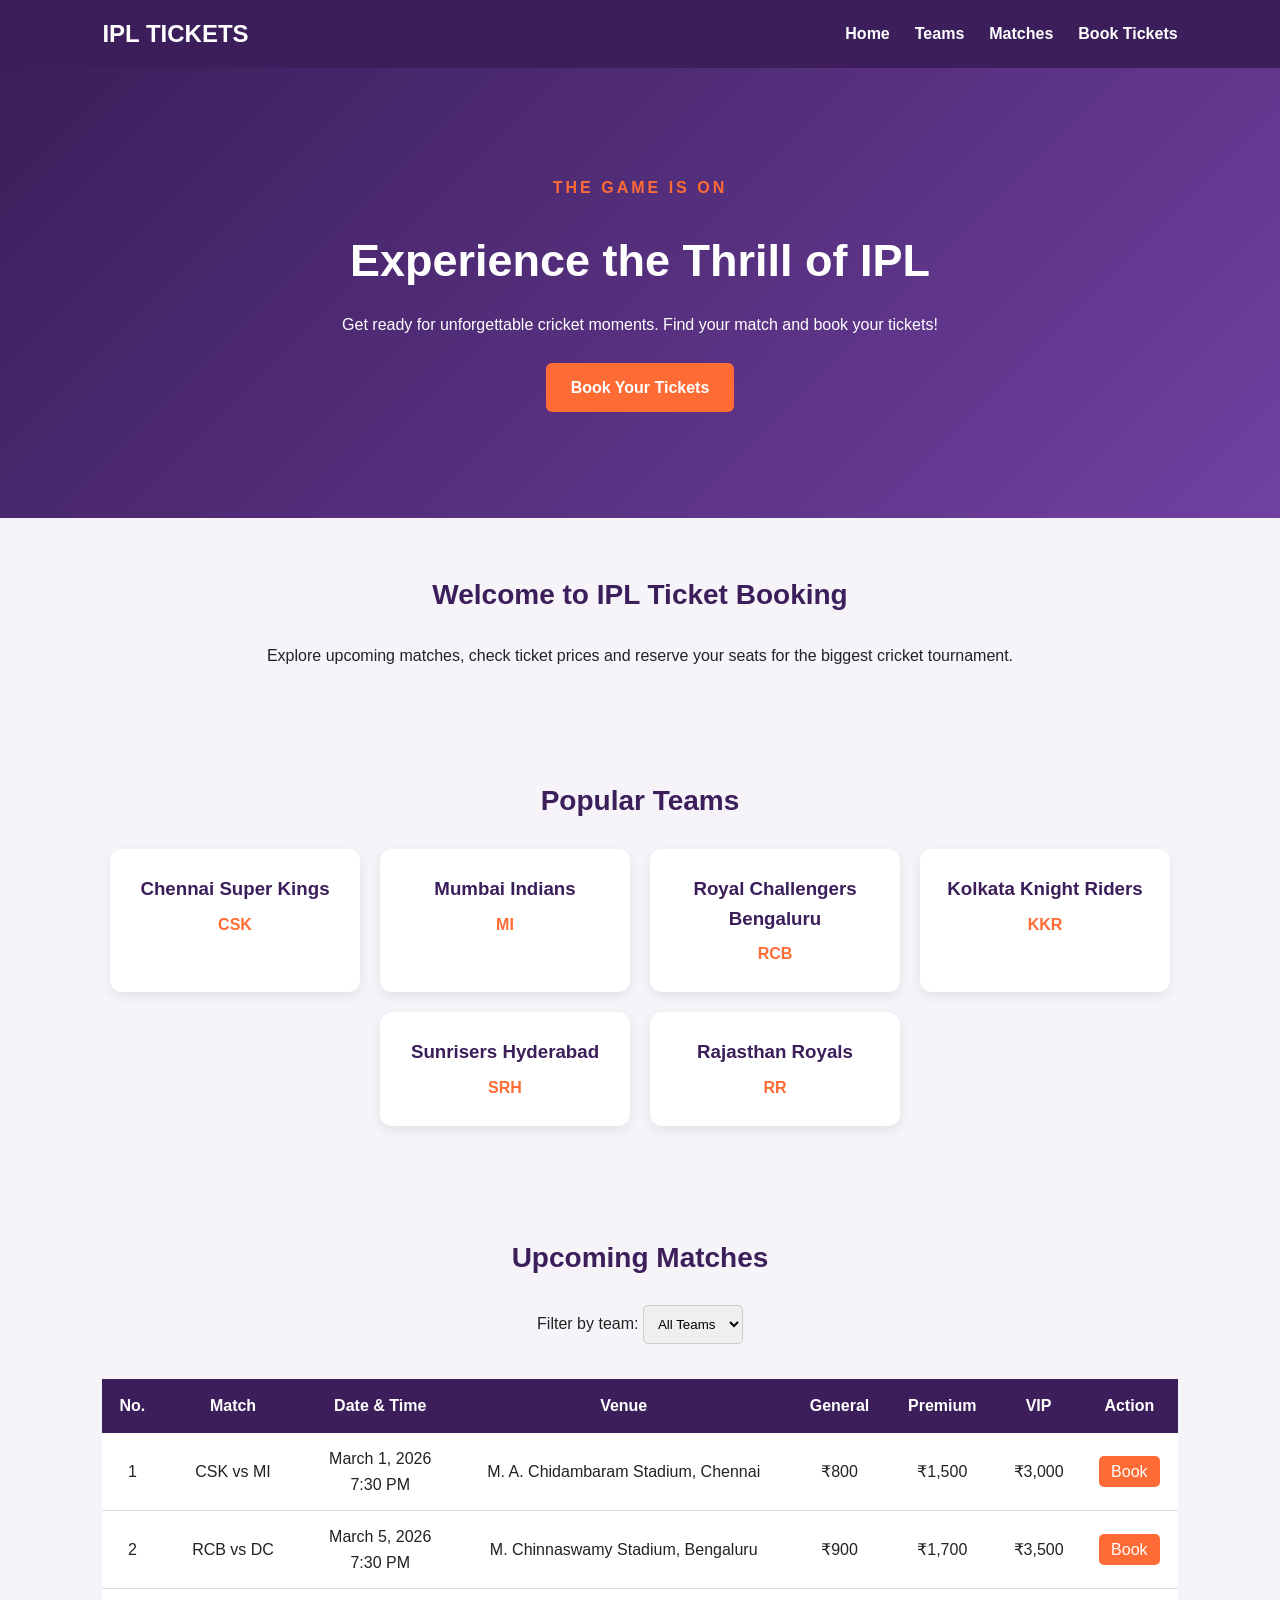
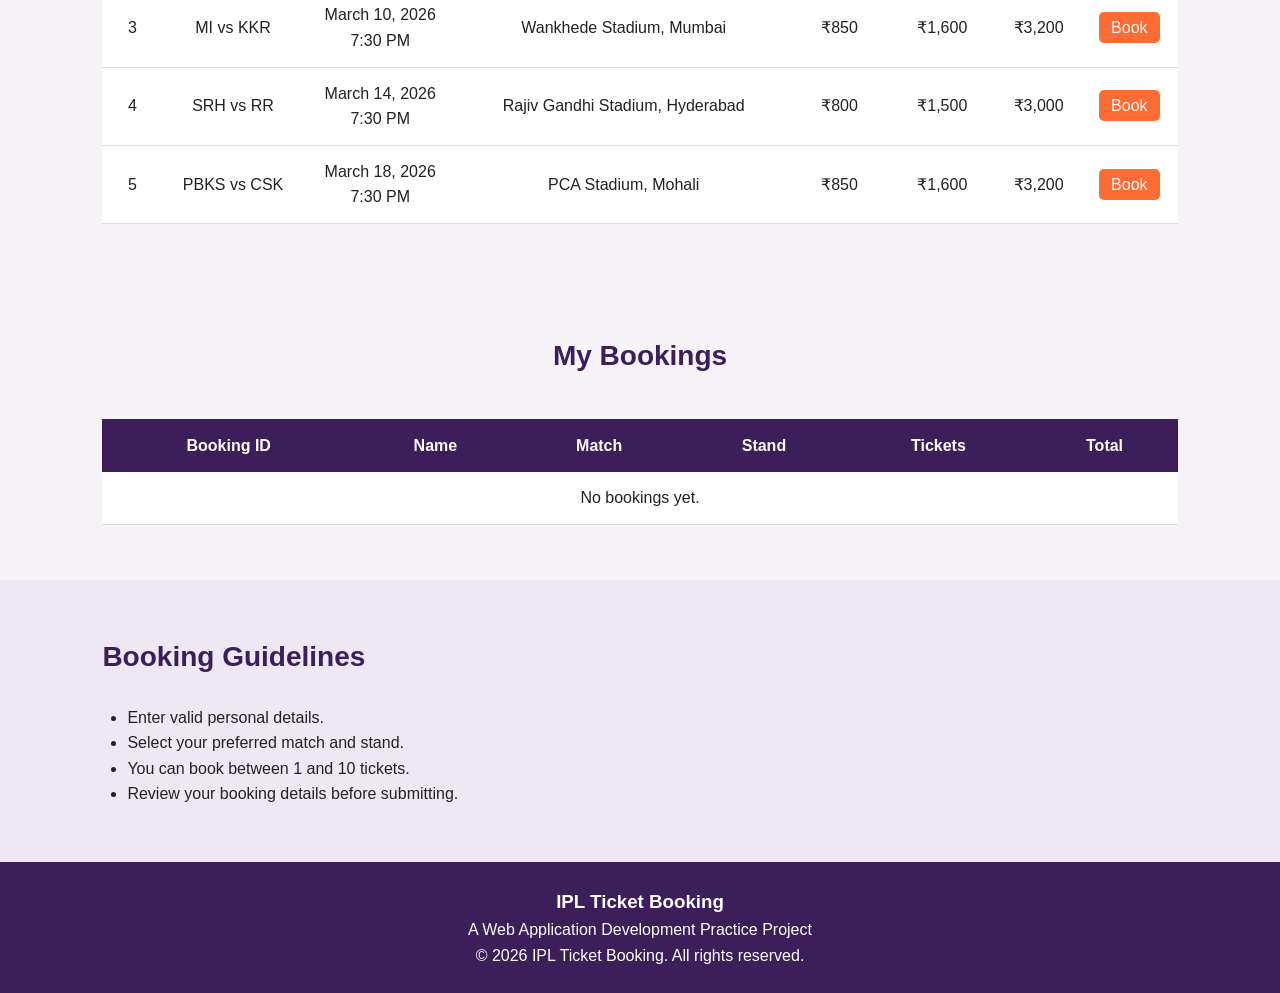
<file: index.html>
<!DOCTYPE html>
<html lang="en">
<head>
    <meta charset="UTF-8">
    <meta name="viewport" content="width=device-width, initial-scale=1.0">
    <title>IPL Ticket Booking</title>
    <link rel="stylesheet" href="css/style.css">
    <script src="js/app.js" defer></script>
</head>

<body>

    <!-- Navigation Bar -->
    <header>
        <nav>
            <h2 class="logo">IPL TICKETS</h2>

            <ul>
                <li><a href="#home">Home</a></li>
                <li><a href="#teams">Teams</a></li>
                <li><a href="#matches">Matches</a></li>
                <li><a href="booking.html">Book Tickets</a></li>
            </ul>
        </nav>
    </header>

    <!-- Hero Section -->
    <section id="home" class="hero">
        <div class="hero-content">
            <p class="hero-tag">THE GAME IS ON</p>
            <h1>Experience the Thrill of IPL</h1>
            <p>Get ready for unforgettable cricket moments.
               Find your match and book your tickets!</p>

            <a href="booking.html" class="btn">Book Your Tickets</a>
        </div>
    </section>

    <!-- About Section -->
    <section class="section">
        <h2>Welcome to IPL Ticket Booking</h2>
        <p>
            Explore upcoming matches, check ticket prices
            and reserve your seats for the biggest cricket
            tournament.
        </p>
    </section>

    <!-- Teams Section -->
    <section id="teams" class="section">
        <h2>Popular Teams</h2>

        <div class="card-container">
            <div class="team-card">
                <h3>Chennai Super Kings</h3>
                <p>CSK</p>
            </div>

            <div class="team-card">
                <h3>Mumbai Indians</h3>
                <p>MI</p>
            </div>

            <div class="team-card">
                <h3>Royal Challengers Bengaluru</h3>
                <p>RCB</p>
            </div>

            <div class="team-card">
                <h3>Kolkata Knight Riders</h3>
                <p>KKR</p>
            </div>

            <div class="team-card">
                <h3>Sunrisers Hyderabad</h3>
                <p>SRH</p>
            </div>

            <div class="team-card">
                <h3>Rajasthan Royals</h3>
                <p>RR</p>
            </div>
        </div>
    </section>

    <!-- Match Schedule -->
    <section id="matches" class="section">
        <h2>Upcoming Matches</h2>

        <label for="team-filter">Filter by team:</label>

        <select id="team-filter">
            <option value="all">All Teams</option>
            <option value="CSK">CSK</option>
            <option value="MI">MI</option>
            <option value="RCB">RCB</option>
            <option value="DC">DC</option>
            <option value="KKR">KKR</option>
            <option value="SRH">SRH</option>
            <option value="RR">RR</option>
            <option value="PBKS">PBKS</option>
        </select>

        <div class="table-container">
            <table>
                <thead>
                    <tr>
                        <th>No.</th>
                        <th>Match</th>
                        <th>Date & Time</th>
                        <th>Venue</th>
                        <th>General</th>
                        <th>Premium</th>
                        <th>VIP</th>
                        <th>Action</th>
                    </tr>
                </thead>

                <tbody id="match-table-body">
                    <!-- Match information added using JavaScript -->
                </tbody>
            </table>
        </div>
    </section>

    <!-- My Bookings -->
    <section class="section">
        <h2>My Bookings</h2>

        <div class="table-container">
            <table>
                <thead>
                    <tr>
                        <th>Booking ID</th>
                        <th>Name</th>
                        <th>Match</th>
                        <th>Stand</th>
                        <th>Tickets</th>
                        <th>Total</th>
                    </tr>
                </thead>

                <tbody id="my-bookings-body">
                    <!-- Saved bookings displayed using JavaScript -->
                </tbody>
            </table>
        </div>
    </section>

    <!-- Guidelines -->
    <section class="section guidelines">
        <h2>Booking Guidelines</h2>

        <ul>
            <li>Enter valid personal details.</li>
            <li>Select your preferred match and stand.</li>
            <li>You can book between 1 and 10 tickets.</li>
            <li>Review your booking details before submitting.</li>
        </ul>
    </section>

    <!-- Footer -->
    <footer>
        <h3>IPL Ticket Booking</h3>
        <p>A Web Application Development Practice Project</p>
        <p>&copy; 2026 IPL Ticket Booking. All rights reserved.</p>
    </footer>

</body>
</html>
</file>
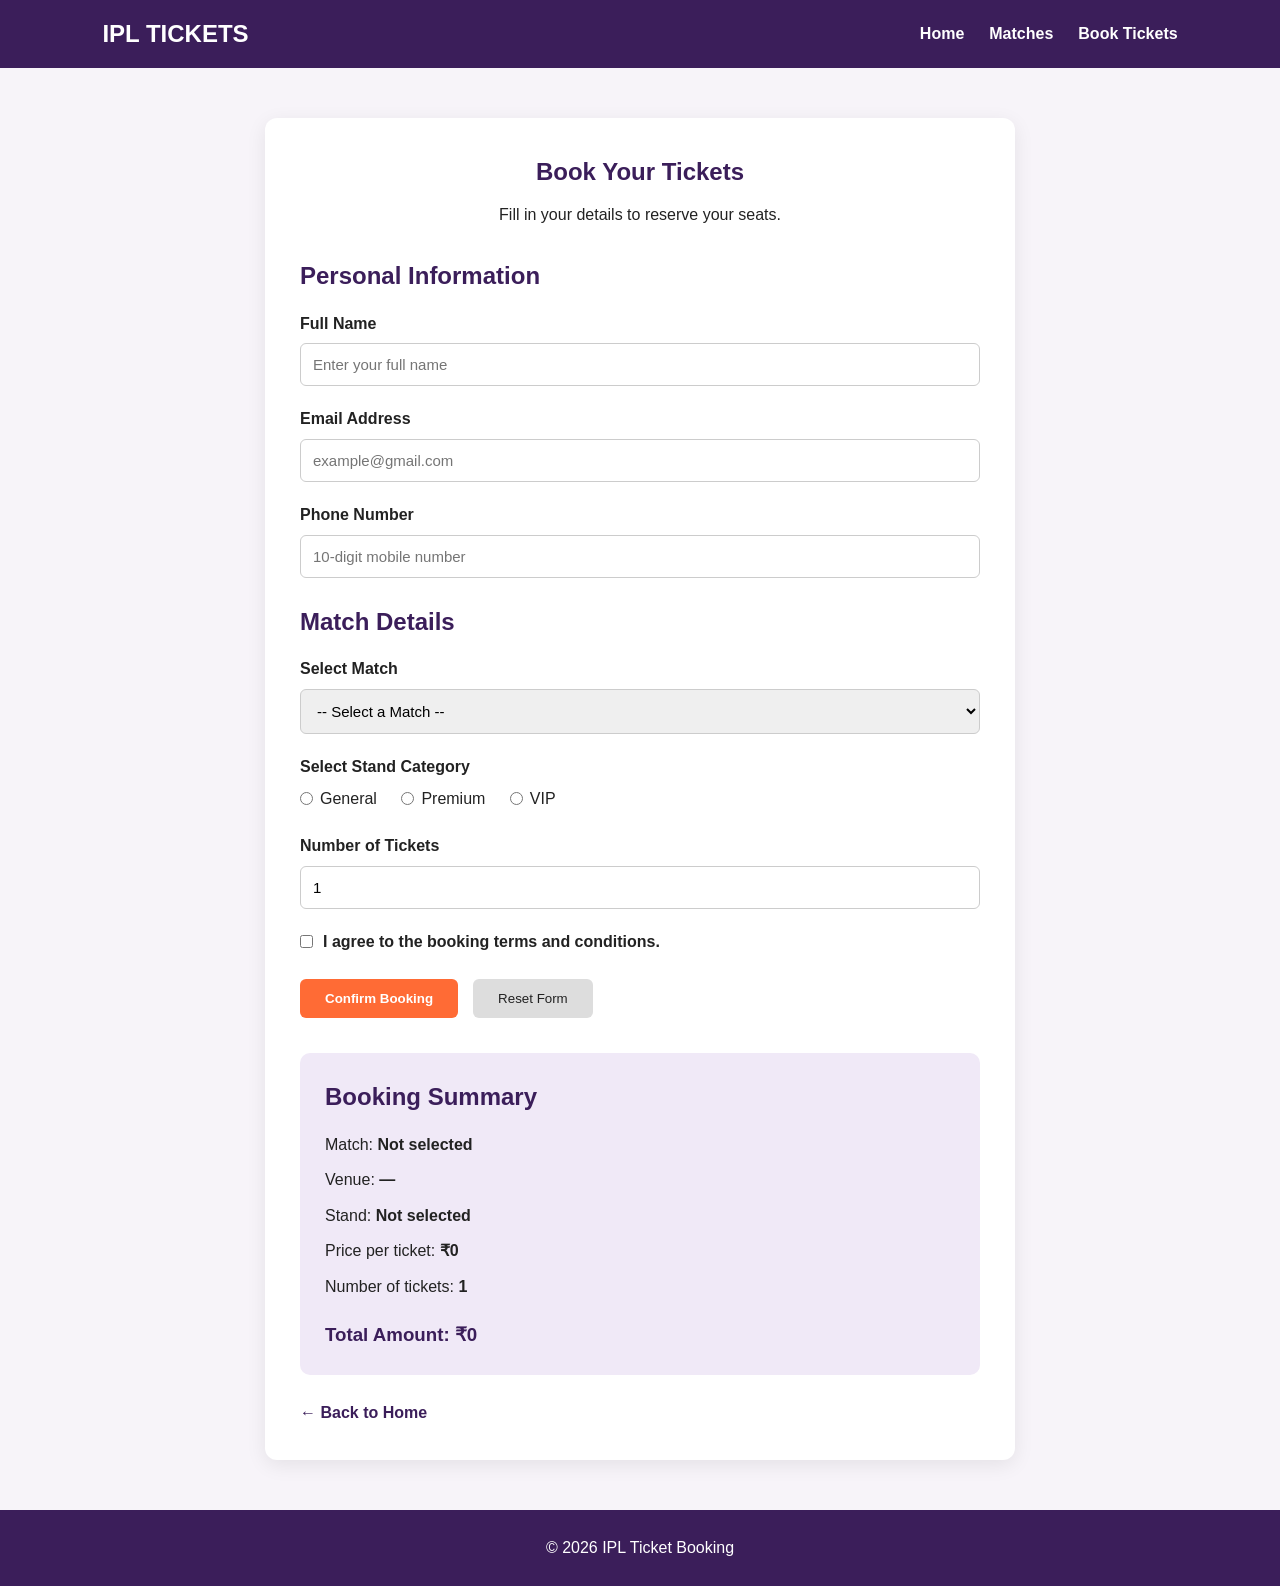
<file: booking.html>
<!DOCTYPE html>
<html lang="en">
<head>
    <meta charset="UTF-8">
    <meta name="viewport" content="width=device-width, initial-scale=1.0">
    <title>Book Your Tickets</title>
    <link rel="stylesheet" href="css/style.css">
    <script src="js/app.js" defer></script>
</head>

<body>

    <!-- Navigation -->
    <header>
        <nav>
            <h2 class="logo">IPL TICKETS</h2>

            <ul>
                <li><a href="index.html">Home</a></li>
                <li><a href="index.html#matches">Matches</a></li>
                <li><a href="booking.html">Book Tickets</a></li>
            </ul>
        </nav>
    </header>

    <!-- Booking Section -->
    <section class="booking-section">

        <div class="booking-container">

            <h1>Book Your Tickets</h1>
            <p class="booking-intro">
                Fill in your details to reserve your seats.
            </p>

            <form id="ticket-form">

                <!-- Personal Information -->
                <h2>Personal Information</h2>

                <div class="form-group">
                    <label for="name">Full Name</label>
                    <input
                        type="text"
                        id="name"
                        name="name"
                        placeholder="Enter your full name"
                        minlength="2"
                        maxlength="50"
                        required>
                </div>

                <div class="form-group">
                    <label for="email">Email Address</label>
                    <input
                        type="email"
                        id="email"
                        name="email"
                        placeholder="example@gmail.com"
                        maxlength="100"
                        required>
                </div>

                <div class="form-group">
                    <label for="phone">Phone Number</label>
                    <input
                        type="tel"
                        id="phone"
                        name="phone"
                        placeholder="10-digit mobile number"
                        pattern="[6-9][0-9]{9}"
                        minlength="10"
                        maxlength="10"
                        required>
                </div>

                <!-- Match Selection -->
                <h2>Match Details</h2>

                <div class="form-group">
                    <label for="match-select">Select Match</label>

                    <select id="match-select" name="match" required>
                        <option value="">-- Select a Match --</option>
                    </select>
                </div>

                <!-- Stand Selection -->
                <div class="form-group">
                    <label>Select Stand Category</label>

                    <div class="radio-option">
                        <input
                            type="radio"
                            id="general"
                            name="stand"
                            value="General"
                            required>
                        <label for="general">General</label>
                    </div>

                    <div class="radio-option">
                        <input
                            type="radio"
                            id="premium"
                            name="stand"
                            value="Premium">
                        <label for="premium">Premium</label>
                    </div>

                    <div class="radio-option">
                        <input
                            type="radio"
                            id="vip"
                            name="stand"
                            value="VIP">
                        <label for="vip">VIP</label>
                    </div>
                </div>

                <!-- Number of Tickets -->
                <div class="form-group">
                    <label for="quantity">Number of Tickets</label>

                    <input
                        type="number"
                        id="quantity"
                        name="quantity"
                        min="1"
                        max="10"
                        value="1"
                        required>
                </div>

                <!-- Terms -->
                <div class="form-group checkbox-option">
                    <input
                        type="checkbox"
                        id="terms"
                        name="terms"
                        required>

                    <label for="terms">
                        I agree to the booking terms and conditions.
                    </label>
                </div>

                <!-- Buttons -->
                <div class="button-group">
                    <button type="submit" class="btn">Confirm Booking</button>
                    <button type="reset" class="reset-btn">Reset Form</button>
                </div>

                <p id="form-message" class="form-message"></p>

            </form>

            <!-- Booking Summary -->
            <div class="booking-summary">

                <h2>Booking Summary</h2>

                <p>Match: <span id="summary-match">Not selected</span></p>
                <p>Venue: <span id="summary-venue">—</span></p>
                <p>Stand: <span id="summary-stand">Not selected</span></p>
                <p>Price per ticket: <span id="summary-price">₹0</span></p>
                <p>Number of tickets: <span id="summary-quantity">1</span></p>

                <h3>Total Amount: <span id="summary-total">₹0</span></h3>

            </div>

            <a href="index.html" class="back-link">← Back to Home</a>

        </div>

    </section>

    <footer>
        <p>&copy; 2026 IPL Ticket Booking</p>
    </footer>

</body>
</html>
</file>
<file: css/style.css>
/* General Styling */

:root {
    --primary: #3b1e5a;
    --accent: #ff6b35;
    --background: #f7f4f9;
    --text: #222222;
    --white: #ffffff;
    --red: #e63946;
}

* {
    margin: 0;
    padding: 0;
    box-sizing: border-box;
}

html {
    scroll-behavior: smooth;
}

body {
    font-family: Arial, sans-serif;
    background-color: var(--background);
    color: var(--text);
    line-height: 1.6;
}

/* Navigation Bar */

header {
    background-color: var(--primary);
    position: sticky;
    top: 0;
    z-index: 100;
}

nav {
    display: flex;
    justify-content: space-between;
    align-items: center;
    padding: 15px 8%;
}

.logo {
    color: var(--white);
    font-size: 24px;
}

nav ul {
    display: flex;
    list-style: none;
    gap: 25px;
}

nav a {
    color: var(--white);
    text-decoration: none;
    font-weight: bold;
}

nav a:hover {
    color: var(--accent);
}

/* Hero Section */

.hero {
    min-height: 450px;
    background: linear-gradient(135deg, #3b1e5a, #7041a1);
    display: flex;
    align-items: center;
    justify-content: center;
    text-align: center;
    color: var(--white);
    padding: 50px 20px;
}

.hero-content {
    max-width: 750px;
}

.hero-tag {
    color: var(--accent);
    font-weight: bold;
    letter-spacing: 3px;
}

.hero h1 {
    font-size: 45px;
    margin: 15px 0;
}

.hero p {
    margin-bottom: 25px;
}

/* Buttons */

.btn {
    display: inline-block;
    background-color: var(--accent);
    color: var(--white);
    padding: 12px 25px;
    border: none;
    border-radius: 6px;
    text-decoration: none;
    font-weight: bold;
    cursor: pointer;
}

.btn:hover {
    background-color: #e65320;
}

.reset-btn {
    background-color: #dddddd;
    color: var(--text);
    padding: 12px 25px;
    border: none;
    border-radius: 6px;
    cursor: pointer;
}

.reset-btn:hover {
    background-color: #bbbbbb;
}

/* Common Sections */

.section {
    padding: 55px 8%;
    text-align: center;
}

.section h2 {
    color: var(--primary);
    font-size: 28px;
    margin-bottom: 25px;
}

/* Team Cards */

.card-container {
    display: flex;
    flex-wrap: wrap;
    justify-content: center;
    gap: 20px;
}

.team-card {
    background-color: var(--white);
    padding: 25px;
    width: 250px;
    border-radius: 12px;
    box-shadow: 0 4px 12px rgba(0, 0, 0, 0.08);
    transition: transform 0.3s;
}

.team-card:hover {
    transform: translateY(-5px);
}

.team-card h3 {
    color: var(--primary);
}

.team-card p {
    color: var(--accent);
    font-weight: bold;
    margin-top: 8px;
}

/* Match Filter */

#team-filter {
    padding: 10px;
    margin-bottom: 20px;
    border: 1px solid #cccccc;
    border-radius: 5px;
}

/* Tables */

.table-container {
    overflow-x: auto;
}

table {
    width: 100%;
    border-collapse: collapse;
    background-color: var(--white);
    margin-top: 15px;
}

th {
    background-color: var(--primary);
    color: var(--white);
    padding: 14px;
}

td {
    padding: 13px;
    border-bottom: 1px solid #dddddd;
}

tr:hover {
    background-color: #eee8f5;
}

.table-book-link {
    background-color: var(--accent);
    color: var(--white);
    padding: 7px 12px;
    border-radius: 5px;
    text-decoration: none;
}

/* Booking Page */

.booking-section {
    padding: 50px 20px;
}

.booking-container {
    max-width: 750px;
    margin: auto;
    background-color: var(--white);
    padding: 35px;
    border-radius: 12px;
    box-shadow: 0 5px 20px rgba(0, 0, 0, 0.08);
}

.booking-container h1 {
    color: var(--primary);
    text-align: center;
    margin-bottom: 10px;
}

.booking-intro {
    text-align: center;
    margin-bottom: 30px;
}

.booking-container h2 {
    color: var(--primary);
    margin: 25px 0 15px;
}

/* Form Elements */

.form-group {
    margin-bottom: 20px;
}

.form-group > label {
    display: block;
    font-weight: bold;
    margin-bottom: 7px;
}

.form-group input:not([type="radio"]):not([type="checkbox"]),
.form-group select {
    width: 100%;
    padding: 12px;
    border: 1px solid #cccccc;
    border-radius: 6px;
    font-size: 15px;
}

.form-group input:focus,
.form-group select:focus {
    outline: none;
    border-color: var(--primary);
    box-shadow: 0 0 5px rgba(59, 30, 90, 0.2);
}

.radio-option {
    display: inline-flex;
    align-items: center;
    gap: 7px;
    margin-right: 20px;
}

.checkbox-option {
    display: flex;
    align-items: center;
    gap: 10px;
}

.checkbox-option label {
    margin: 0;
}

.button-group {
    display: flex;
    gap: 15px;
    margin-top: 25px;
}

/* Booking Summary */

.booking-summary {
    margin-top: 35px;
    padding: 25px;
    background-color: #f0e9f7;
    border-radius: 10px;
}

.booking-summary h2 {
    margin-top: 0;
}

.booking-summary p {
    margin: 10px 0;
}

.booking-summary span {
    font-weight: bold;
}

.booking-summary h3 {
    color: var(--primary);
    margin-top: 20px;
}

.form-message {
    margin-top: 15px;
    font-weight: bold;
}

.form-message.success {
    color: green;
}

.form-message.error {
    color: var(--red);
}

.back-link {
    display: inline-block;
    margin-top: 25px;
    color: var(--primary);
    text-decoration: none;
    font-weight: bold;
}

/* Guidelines */

.guidelines {
    text-align: left;
    background-color: #eee8f5;
}

.guidelines ul {
    padding-left: 25px;
}

/* Footer */

footer {
    background-color: var(--primary);
    color: var(--white);
    text-align: center;
    padding: 25px;
}

/* Responsive Design */

@media (max-width: 768px) {

    nav {
        flex-direction: column;
        gap: 15px;
    }

    nav ul {
        flex-wrap: wrap;
        justify-content: center;
        gap: 15px;
    }

    .hero h1 {
        font-size: 32px;
    }

    .section {
        padding: 40px 5%;
    }

    .booking-container {
        padding: 20px;
    }

    .button-group {
        flex-direction: column;
    }
}
</file>
